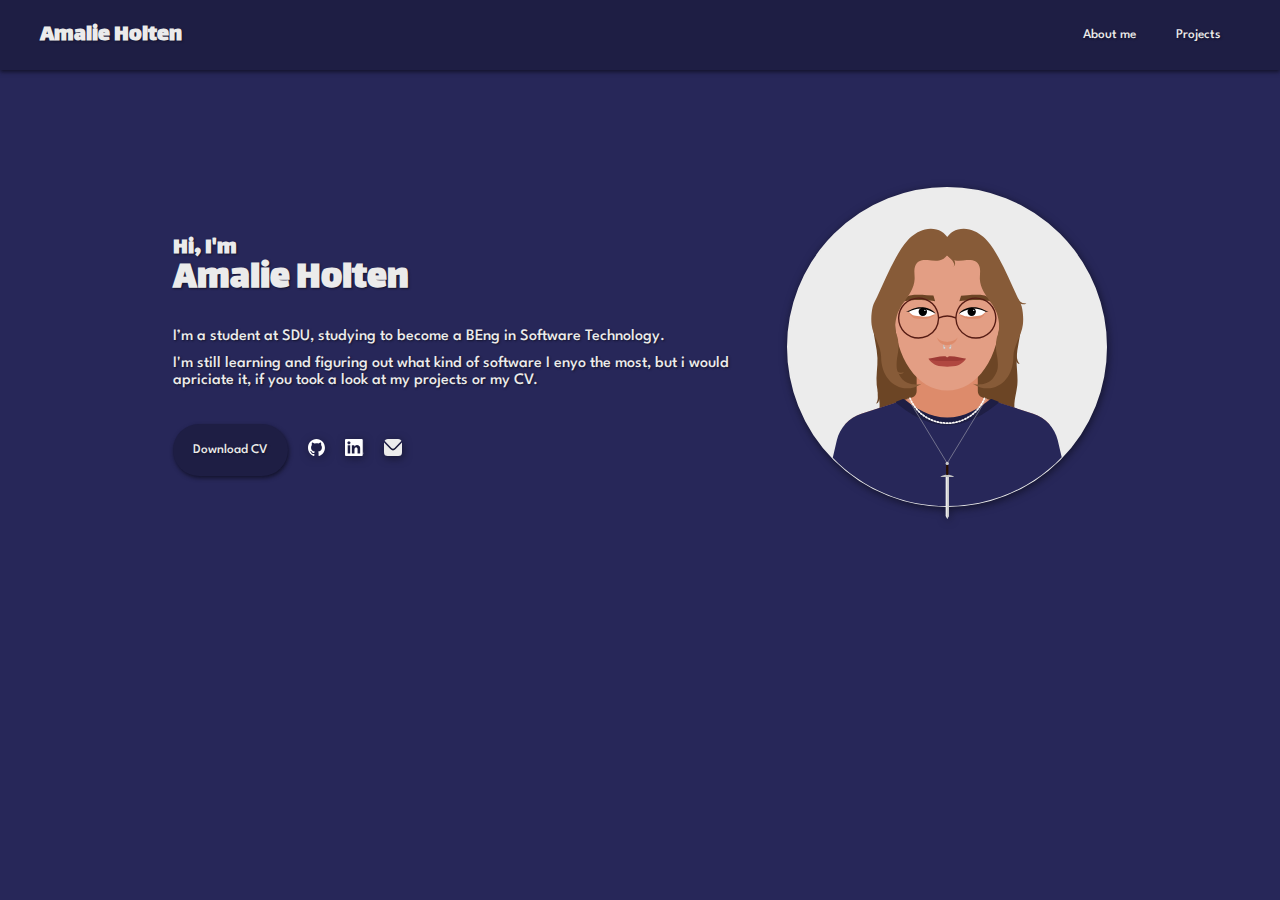
<file: Index.html>
<!DOCTYPE html>
<html>
    <head>
        <title>Amalie Holten portfolio</title>

        <!-- stylesheets ------------------------------->
        <link rel="stylesheet" href="css/Overall.css">
        <link rel="stylesheet" href="css/Text.css">
        <link rel="stylesheet" href="css/Header.css">
        <link rel="stylesheet" href="css/Links.css">

        <link rel="stylesheet" href="css/Index.css">

        <!-- fonts ------------------------------->
        <link rel="preconnect" href="https://fonts.googleapis.com">
        <link rel="preconnect" href="https://fonts.gstatic.com" crossorigin>
        <link href="https://fonts.googleapis.com/css2?family=League+Spartan:wght@100..900&display=swap" rel="stylesheet">
        <link href="https://fonts.googleapis.com/css2?family=Lalezar&display=swap" rel="stylesheet">    
    </head>
    <body>
        <!-- header ------------------------------->
        <header id="header"></header>
        
        <!-- main ------------------------------->
        <main>
            <!-- left, text and links -->
            <div id="info" class="item outer">
                <!-- text -->
                <div id="text" class="item">
                    <h2 id="hi" class="item big">Hi, I'm</h2>
                    <h1 id="name" class="item big">Amalie Holten</h1>
                    <h4 id="description" class="item small">
                        I’m a student at SDU, studying to become a BEng in Software Technology. 
                    </h4>
                    <h4 id="description" class="item small last">
                        I'm still learning and figuring out what kind of software I enyo the most,
                        but i would apriciate it, if you took a look at my projects or my CV.
                    </h4>
                </div>
                <!-- links -->
                <div id="links"></div>
            </div>
            <!-- right, portrait -->
            <div id="portrait" class="item outer">
                <img src="./Graphics/Portrait.svg" alt="Portrait" id="portrait">
            </div>
        </main>

        <!-- scrips ------------------------------->
        <script src="Scripts/Header.js"></script>
        <script src="Scripts/Links.js"></script>
    </body>
</html>
</file>
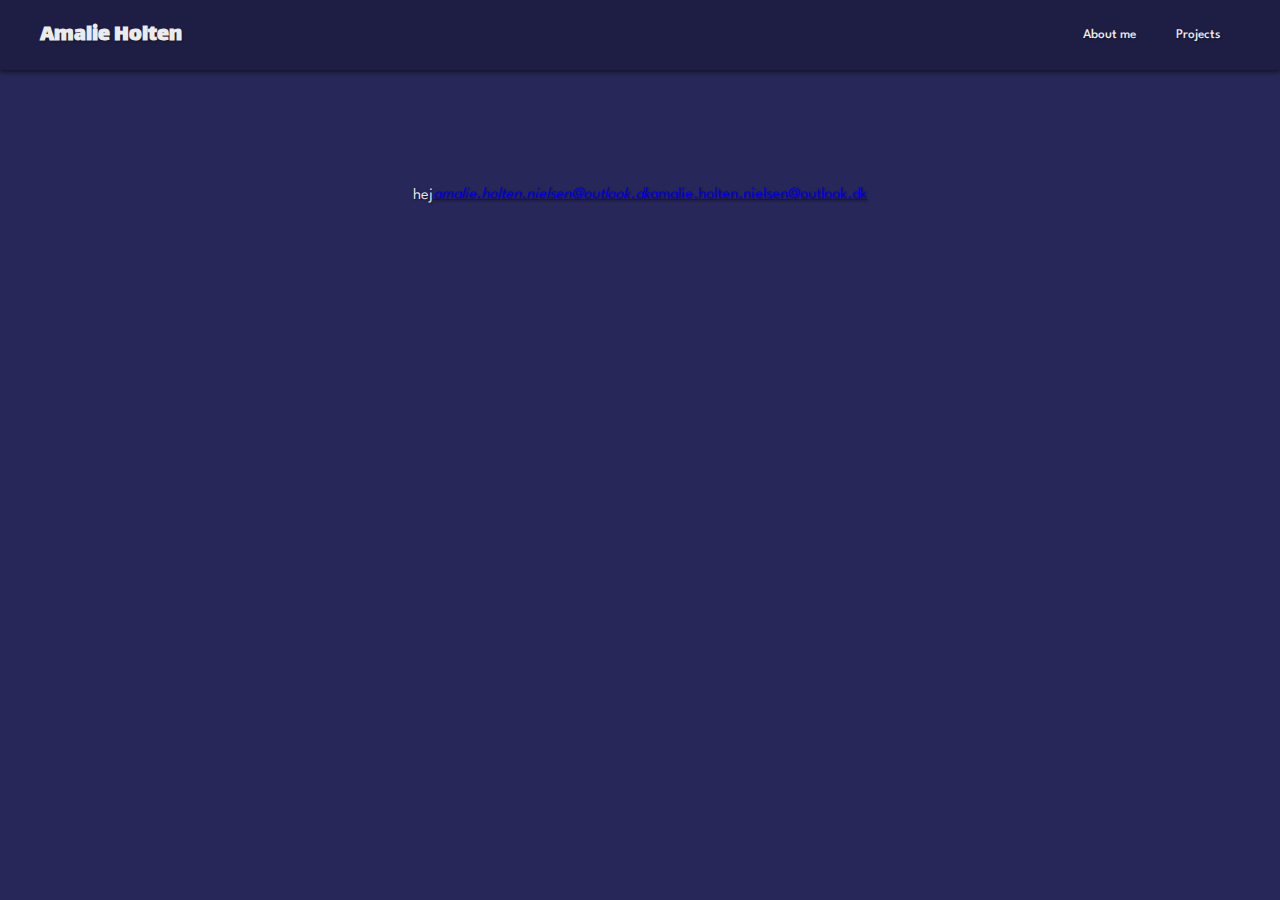
<file: Contact.html>
<!DOCTYPE html>
<html>
    <head>
        <title>Amalie Holten portfolio</title>

        <!-- stylesheets ----------------------------- -->
        <link rel="stylesheet" href="css/Overall.css">
        <link rel="stylesheet" href="css/Text.css">
        <link rel="stylesheet" href="css/Header.css">

        <link rel="stylesheet" href="css/Index.css">

        <!-- fonts ----------------------------- -->
        <link rel="preconnect" href="https://fonts.googleapis.com">
        <link rel="preconnect" href="https://fonts.gstatic.com" crossorigin>
        <link href="https://fonts.googleapis.com/css2?family=League+Spartan:wght@100..900&display=swap" rel="stylesheet">
        <link href="https://fonts.googleapis.com/css2?family=Lalezar&display=swap" rel="stylesheet">    
    </head>
    <body>
        <!-- header ----------------------------- -->
        <header id="header"></header>

        <!-- main ----------------------------- -->
        <main>
            <p>hej</p>
            <address>
                <a href="mailto:amalie.holten.nielsen@outlook.dk">amalie.holten.nielsen@outlook.dk</a>
            </address>
            <a href="mailto:amalie.holten.nielsen@outlook.dk">amalie.holten.nielsen@outlook.dk</a>
        </main>
        <script src="Scripts/Header.js"></script>
    </body>
</html>
</file>
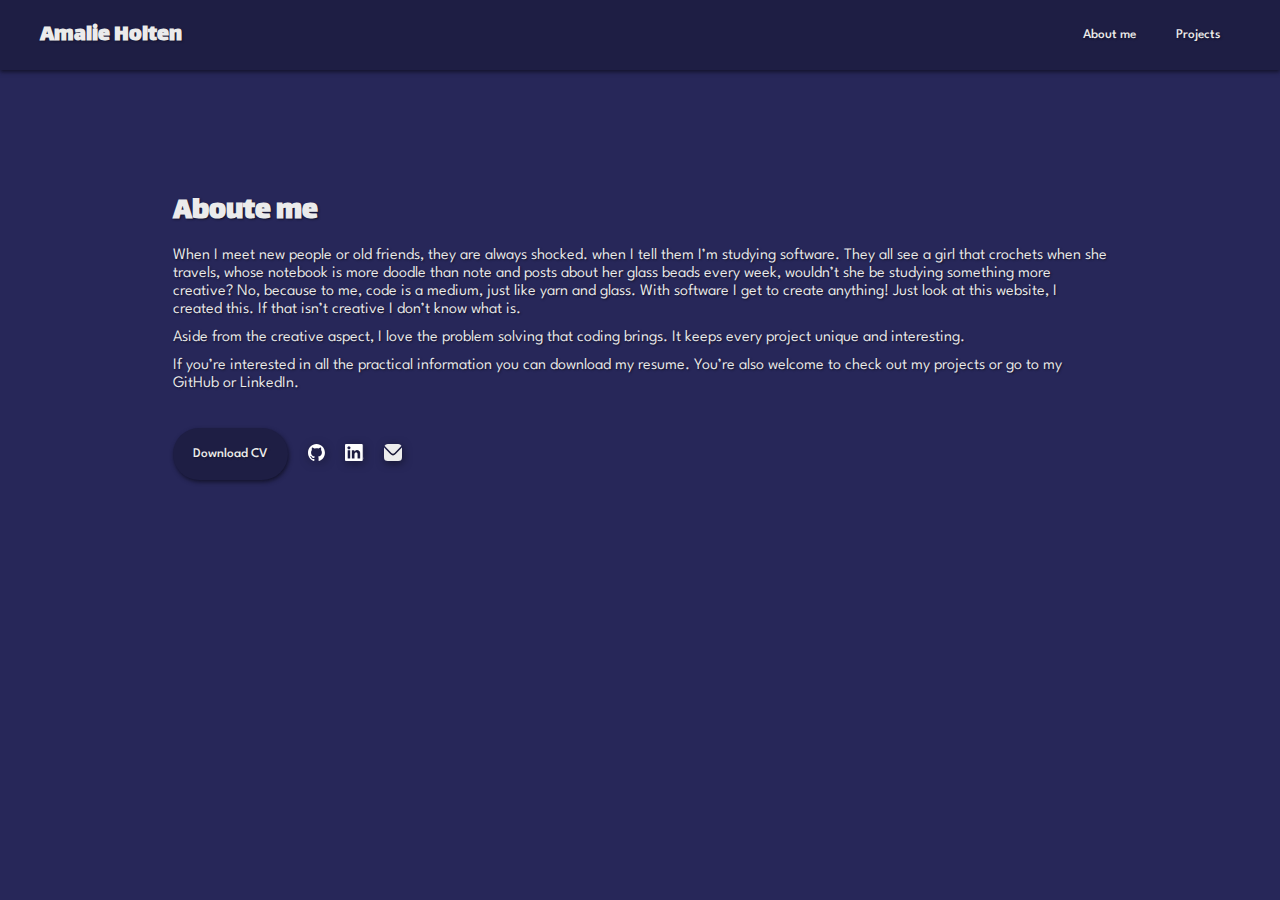
<file: Profile.html>
<!DOCTYPE html>
<html>
    <head>
        <title>Amalie Holten portfolio</title>

        <!-- stylesheets ------------------------------->
        <link rel="stylesheet" href="css/Overall.css">
        <link rel="stylesheet" href="css/Text.css">
        <link rel="stylesheet" href="css/Header.css">
        <link rel="stylesheet" href="css/Links.css">

        <link rel="stylesheet" href="css/Profile.css">

        <!-- fonts ------------------------------->
        <link rel="preconnect" href="https://fonts.googleapis.com">
        <link rel="preconnect" href="https://fonts.gstatic.com" crossorigin>
        <link href="https://fonts.googleapis.com/css2?family=League+Spartan:wght@100..900&display=swap" rel="stylesheet">
        <link href="https://fonts.googleapis.com/css2?family=Lalezar&display=swap" rel="stylesheet">    
    </head>
    <body>
        <!-- header ------------------------------->
        <header id="header"></header>

        <!-- main ------------------------------->
        <main>
            <div id="text" class="item outer">
                <h1 class="big heading">Aboute me</h1>
                <p>
                    When I meet new people or old friends, they are always shocked. when I tell them I’m studying software. 
                    They all see a girl that crochets when she travels, whose notebook is more doodle than note and posts 
                    about her glass beads every week, wouldn’t she be studying something more creative? No, because to me, 
                    code is a medium, just like yarn and glass. With software I get to create anything! Just look at this 
                    website, I created this. If that isn’t creative I don’t know what is.
                </p>
                <p>
                    Aside from the creative aspect, I love the problem solving that coding brings. It keeps every project 
                    unique and interesting.
                </p>
                <p class="last">
                    If you’re interested in all the practical information you can download my resume. You’re also welcome 
                    to check out my projects or go to my GitHub or LinkedIn.
                </p>
            </div>
            <!-- links -->
            <div id="links" class="outer"></div>
        </main>

        <!-- scrips ------------------------------->
        <script src="Scripts/Header.js"></script>
        <script src="Scripts/Links.js"></script>
    </body>
</html>
</file>
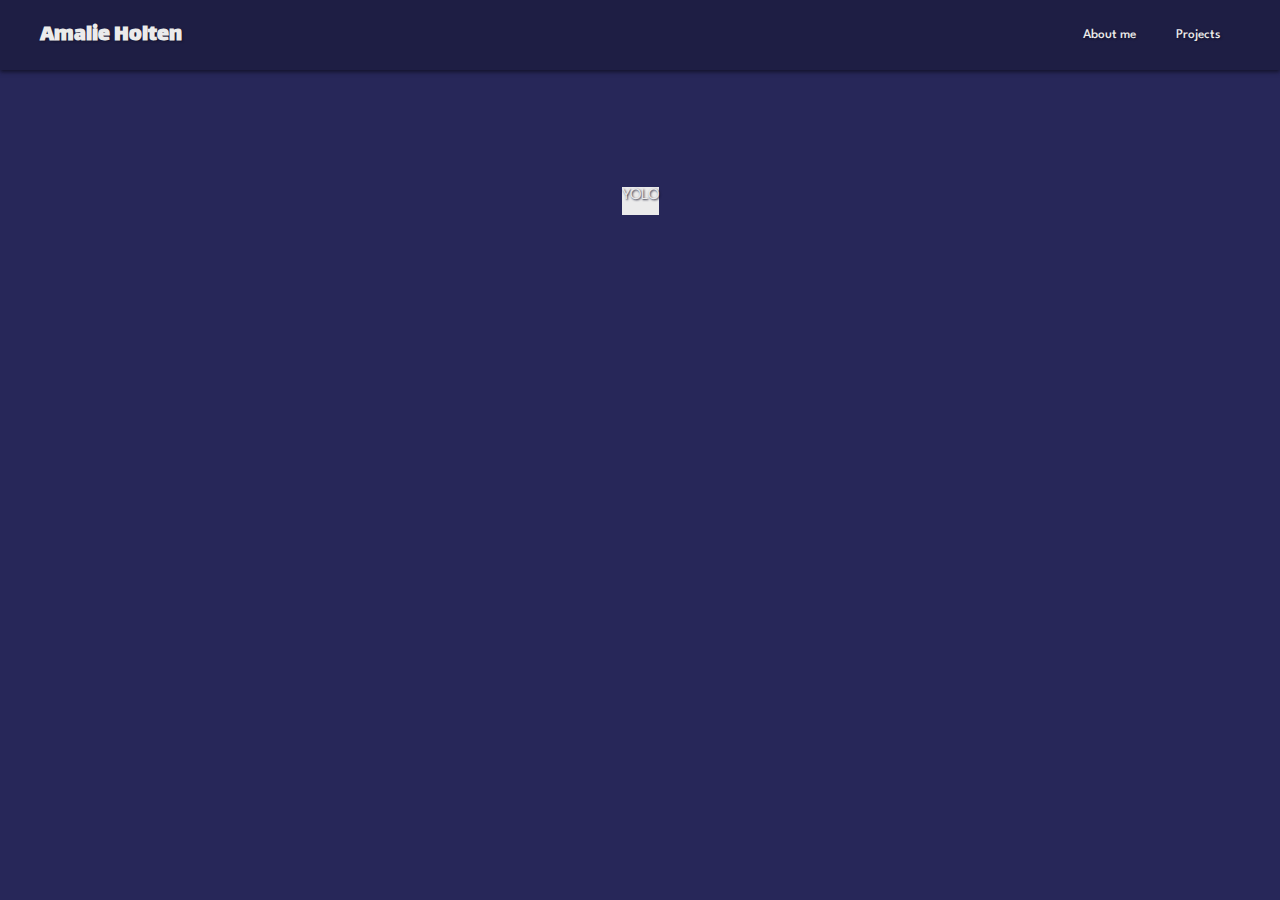
<file: Projects.html>
<!DOCTYPE html>
<html>
    <head>
        <title>Amalie Holten portfolio</title>

        <!-- stylesheets ------------------------------->
        <link rel="stylesheet" href="css/Overall.css">
        <link rel="stylesheet" href="css/Text.css">
        <link rel="stylesheet" href="css/Header.css">

        <link rel="stylesheet" href="css/Projects.css">

        <!-- fonts ------------------------------->
        <link rel="preconnect" href="https://fonts.googleapis.com">
        <link rel="preconnect" href="https://fonts.gstatic.com" crossorigin>
        <link href="https://fonts.googleapis.com/css2?family=League+Spartan:wght@100..900&display=swap" rel="stylesheet">
        <link href="https://fonts.googleapis.com/css2?family=Lalezar&display=swap" rel="stylesheet">    
    </head>
    <body>
        <!-- header ------------------------------->
        <header id="header"></header>

        <!-- main ------------------------------->
        <main>
            <div class="outer project">
                <p>YOLO</p>
            </div>
        </main>

        <!-- scrips ------------------------------->
        <script src="Scripts/Header.js"></script>
    </body>
</html>
</file>
<file: css/Overall.css>
body {
    background-color: rgb(39, 39, 89);
    margin: 0px;
}
main {
    display: flex;
    justify-self: center;
    padding: 13vh;
    padding-left: 17vh;
    padding-right: 17vh;
    max-width: 1000px;
}
main div.outer {
    margin-left: 20px;
    margin-right: 20px;
}
div {
    display: flex;
}
img {
    filter: drop-shadow(1px 2px 4px rgb(19, 19, 43));
    transition: filter 0.3s ease;
}

/* buttons ----------------------------------- */
button {
    position: relative;
    background-color: rgb(30, 30, 68);
    border-radius: 50px;
    border-style: none;
    padding: 20px;
}
main button {
    box-shadow: 1px 2px 4px rgb(19, 19, 43);
    transition: box-shadow 0.3s ease;
}
main button:hover {
    box-shadow: 2px 4px 7px rgb(19, 19, 43);
}
header button::after {
    content: "";
    position: absolute;
    bottom: 0;
    left: 50%;
    width: 0%;
    height: 1.5px;
    background-color: rgb(235,235,235);
    transition: width 0.4s ease;
    transform: translateX(-50%);
}
header button:hover::after {
    width: 90%;
}

@media (max-width: 600px) {
    main {
        padding-left: 7vh;
        padding-right: 7vh;
    }
}
</file>
<file: css/Text.css>
body {
    color: rgb(235,235,235);
    font-family: "League Spartan", sans-serif;
    font-optical-sizing: auto;
    font-weight: 350;
    font-style: normal;
    text-shadow: 1px 1px 2px rgb(19, 19, 43);
}
.heading {
    padding-bottom: 10px;
}
p {
    margin: 0px;
    padding-bottom: 10px;
    line-height: 18px;
}
.big {
    font-family: "Lalezar", sans-serif;
    font-style: normal;
    margin: 0px;
}
.small {
    font-family: "League Spartan", sans-serif;
    font-optical-sizing: auto;
    font-weight: 500;
    font-style: normal;
    padding-bottom: 10px;
    line-height: 17px;
}
.last {
    padding-bottom: 0px;
}

button {
    color: rgb(235,235,235);
    font-family: "League Spartan", sans-serif;
    font-optical-sizing: auto;
    font-weight: 500;
    font-style: normal;
    text-shadow: 1px 1px 2px rgb(19, 19, 43);
}
</file>
<file: css/Header.css>
header {
    display: flex;
    justify-content: space-between;
    align-content: center;
    align-items: center;

    height: 70px;
    padding-left: 40px;
    padding-right: 40px;
    margin: 0px;

    background-color: rgb(30, 30, 68);
    box-shadow: 0 2px 4px rgb(19, 19, 43);
}

/* name ----------------------------------- */
header #name {
    margin: 0px;
}

/* links ----------------------------------- */
header a {
    height: 100%;
    text-decoration: none;
    color: rgb(235,235,235);
}

/* buttons ----------------------------------- */
header div#buttons {
    height: 100%;
}
header button {
    height: 100%;
    border-radius: 0px;
}
header div#menu{
    height: 35%;
    display: none;
}

/* to small for buttens ----------------------------------- */
@media (max-width: 450px) {
    header div#buttons {
        display: none;
    }
    header div#menu{
        height: 35%;
        display: flex;
    }
}
</file>
<file: css/Links.css>
div#links {
    align-items: center;
    margin-top: 35px;
}
div#links a img{
    text-decoration: none;
    height: 17px;
}
div#links .item {
    margin-right: 20px;
}
div#links .item.last {
    margin-right: 0px;
}
div#links img {
    height: 100%;
}
div#links img:hover {
    filter: drop-shadow(2px 4px 7px rgb(19, 19, 43));
}
</file>
<file: css/Index.css>
/* info ----------------------------------- */
main div#info {
    flex-direction: column;
    justify-content: center;
}

/* text ----------------------------------- */
main div#text {
    flex-direction: column;
}
main div#text .item {
    margin: 0px;
}
main div#text #hi {
    height: 18px;
}
main div#text #name {
    font-size: 40px;
    margin-bottom: 17px;
    min-width: 237px;
}

/* portrait ----------------------------------- */
#portrait {
    flex-shrink: 1;
    width: 100%;
    min-width: 220px;
    max-width: 320px;
    height: auto;
}

/* small screen ----------------------------------- */
@media (max-width: 800px) {
    main {
        flex-direction: column-reverse;
        align-items: center;
    }
    #portrait {
        flex-shrink: 1;
        width: 100%;
        max-width: 200px;
        height: auto;
        padding-bottom: 15px;
    }
    main div#portrait {
    margin-bottom: 0px;
    }
    main div#info {
    margin-top: 0px;
    }
}
</file>
<file: css/Profile.css>
main {
    flex-direction: column;
}
main div#text {
    flex-direction: column;
}
</file>
<file: css/Projects.css>
div.project {
    width: 100%;
    background-color: rgb(235,235,235);
}
</file>
